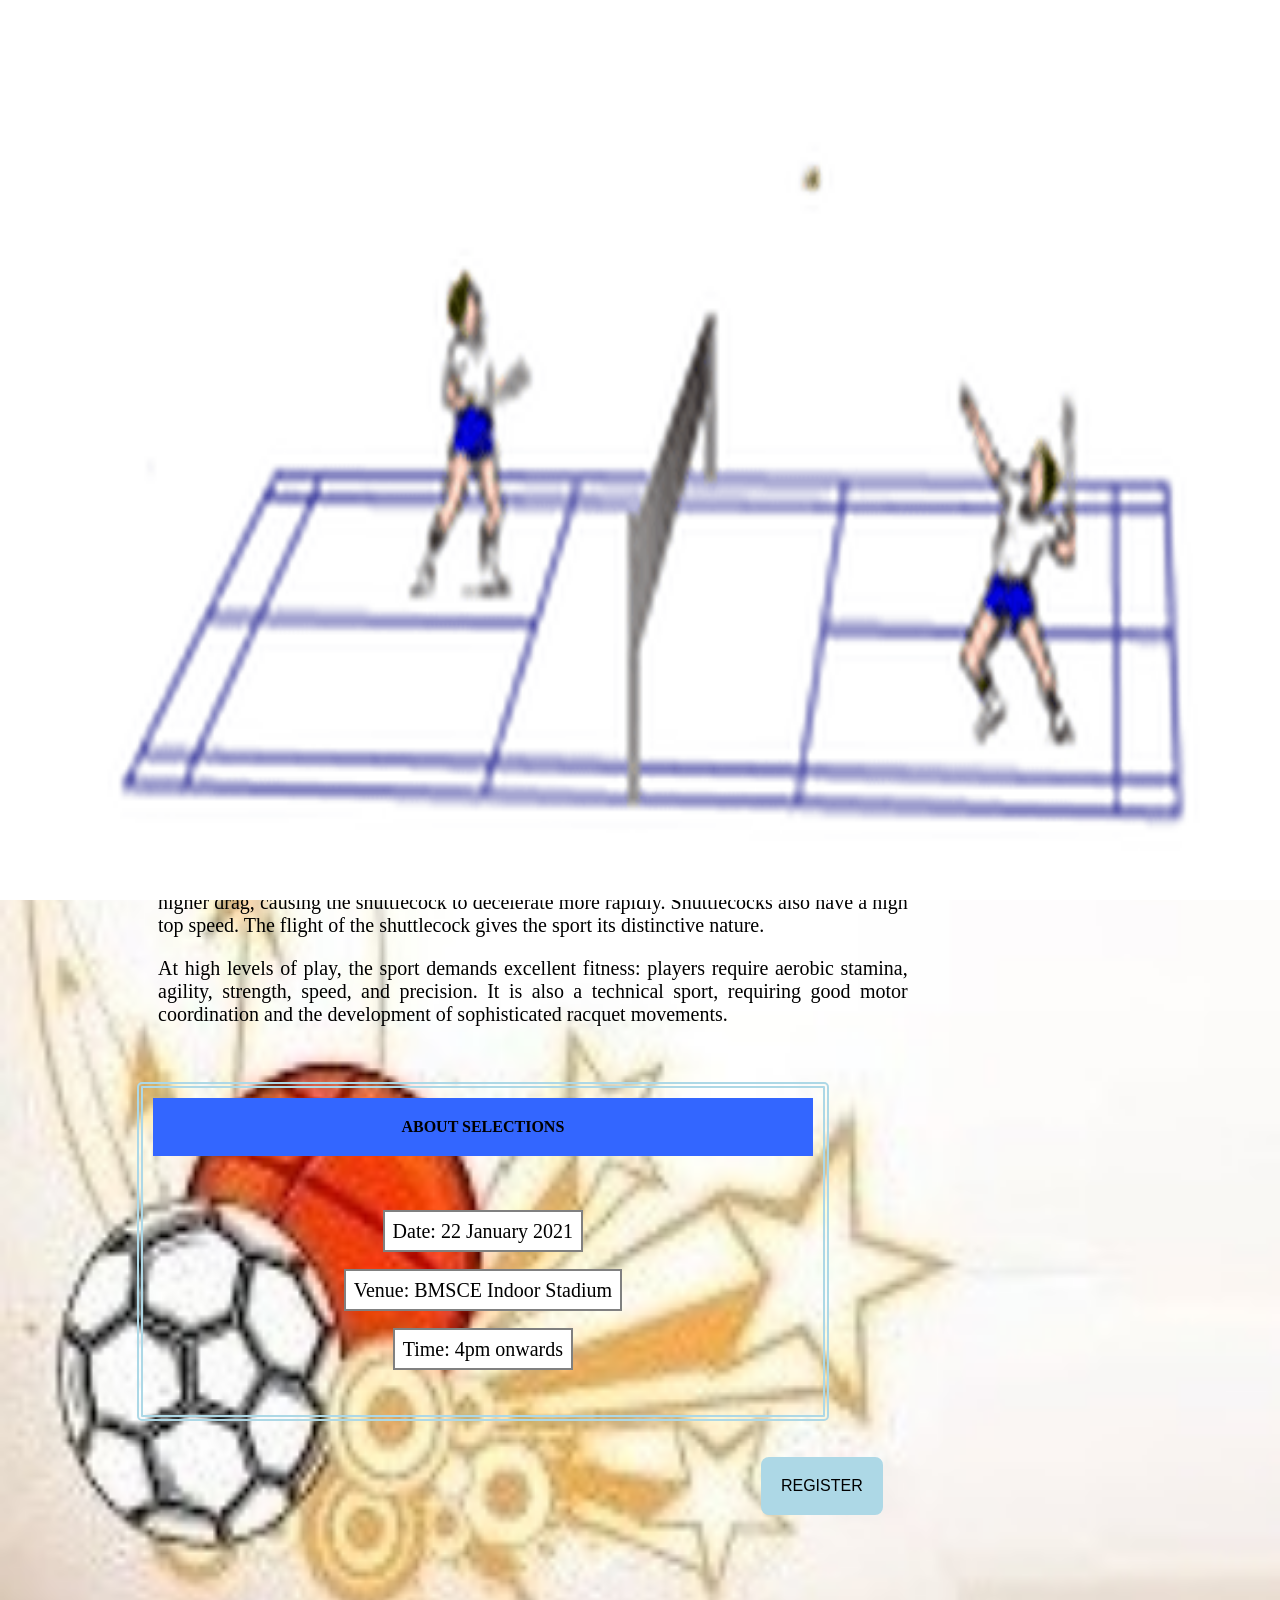
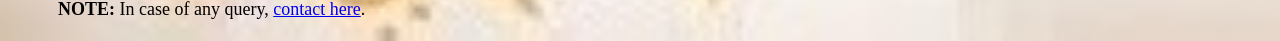
<file: Final/bd.html>
<!DOCTYPE html>
<html>
  <head>
    <title>Sports</title>
    <meta name="viewport" content="width=device-width, initial-scale=1">
    <link rel = "stylesheet" href ="page.css">
  </head>
  <body>

   <nav>
      <img src="logo.jpg" class="logo">
      <input type="checkbox" id="click">
      <label for="click" class="menu-btn">
        <i class="fas fa-bars"></i>
      </label>
      <ul>
         <li><a href="#">Home</a></li>
         <li><a href="#">Cultural</a></li>
         <li><a href="#">Tech Hub</a></li>
         <li><a href="#">Coders Arena</a></li>
         <li><a class="active" href="#"> Sports</a></li>
      </ul>
   </nav><br><br><br><br><br>

<div class="slideshow-container">

<div class="mySlides">
  <img src="badminton-court.jpg">
  <div class="text">The Court</div>
</div>

<div class="mySlides">
  <img src="badminton_racket.jpg">
  <div class="text">Racket</div>
</div>

<div class="mySlides">
  <img src="shuttlecock.jpg">
  <div class="text">Shuttlecock</div>
</div>

</div>
<br>

    <script src="script.js"></script>
<header>
  <code><h1><strong>BADMINTON</strong></h1></code>
</header>


<section>
  <p>Badminton is a racquet sport played using racquets to hit a shuttlecock across a net. Although it may be played with larger teams, the most common forms of the game are "singles"(with one player per side) and "doubles" (with two players per side). Badminton is often played on a rectangular indoor court. Points are scored by striking the shuttlecock with the racquet and landing it within the opposing side's half of the court.Each side may onlystrike the shuttlecock once before it passes over the net. Play ends once the shuttlecock has struck the floor or if a fault has been called by the umpire. </p>
  
  <p>The shuttlecock is a feathered projectile which flies. In particular, the feathers create much higher drag, causing the shuttlecock to decelerate more rapidly. Shuttlecocks also have a high top speed. The flight of the shuttlecock gives the sport its distinctive nature. </p>

  <p>At high levels of play, the sport demands excellent fitness: players require aerobic stamina, agility, strength, speed, and precision. It is also a technical sport, requiring good motor coordination and the development of sophisticated racquet movements.</p><br><br>
<div id="boxed">
<h4>ABOUT SELECTIONS</h4><br><br><br>
<sub>
    Date: 22 January 2021
  </sub><br><br><br>
  <sub>
    Venue: BMSCE Indoor Stadium
  </sub>
      <br><br><br>
  <sub>
    Time: 4pm onwards
  </sub><br><br><br><br>
	<div id="makethisvanish"><img src="baddd.gif"></div>
</div><br><br>
        <button><a href="register-sports.html">REGISTER</a></button>

</section>
<asidebox>
<aside id="my_div" class="hide">

  <h4>SKILLS REQUIRED</h4>
        <ul>
          <li>Hand-eye coordination</li>
          <li>Rhythm and timing</li>
          <li>Juggling</li>
          <li>Footwork</li>
        </ul>
</aside>

<aside id="my" class="hide">
        <h4>UPCOMING EVENTS</h4><br>
        KREEDOTSAV 2021 on 1st to 3rd March. Hosted by our own college.<br><br><br>
</aside>
</asidebox>
<section>
<footer><br><br><br><br><strong>NOTE:</strong> In case of any query, <a href= "mailto:aakanksha.cs19@bmsce.ac.in">contact here</a>.
<br><br>
</footer>
</section>

  </body>
</html>
</file>
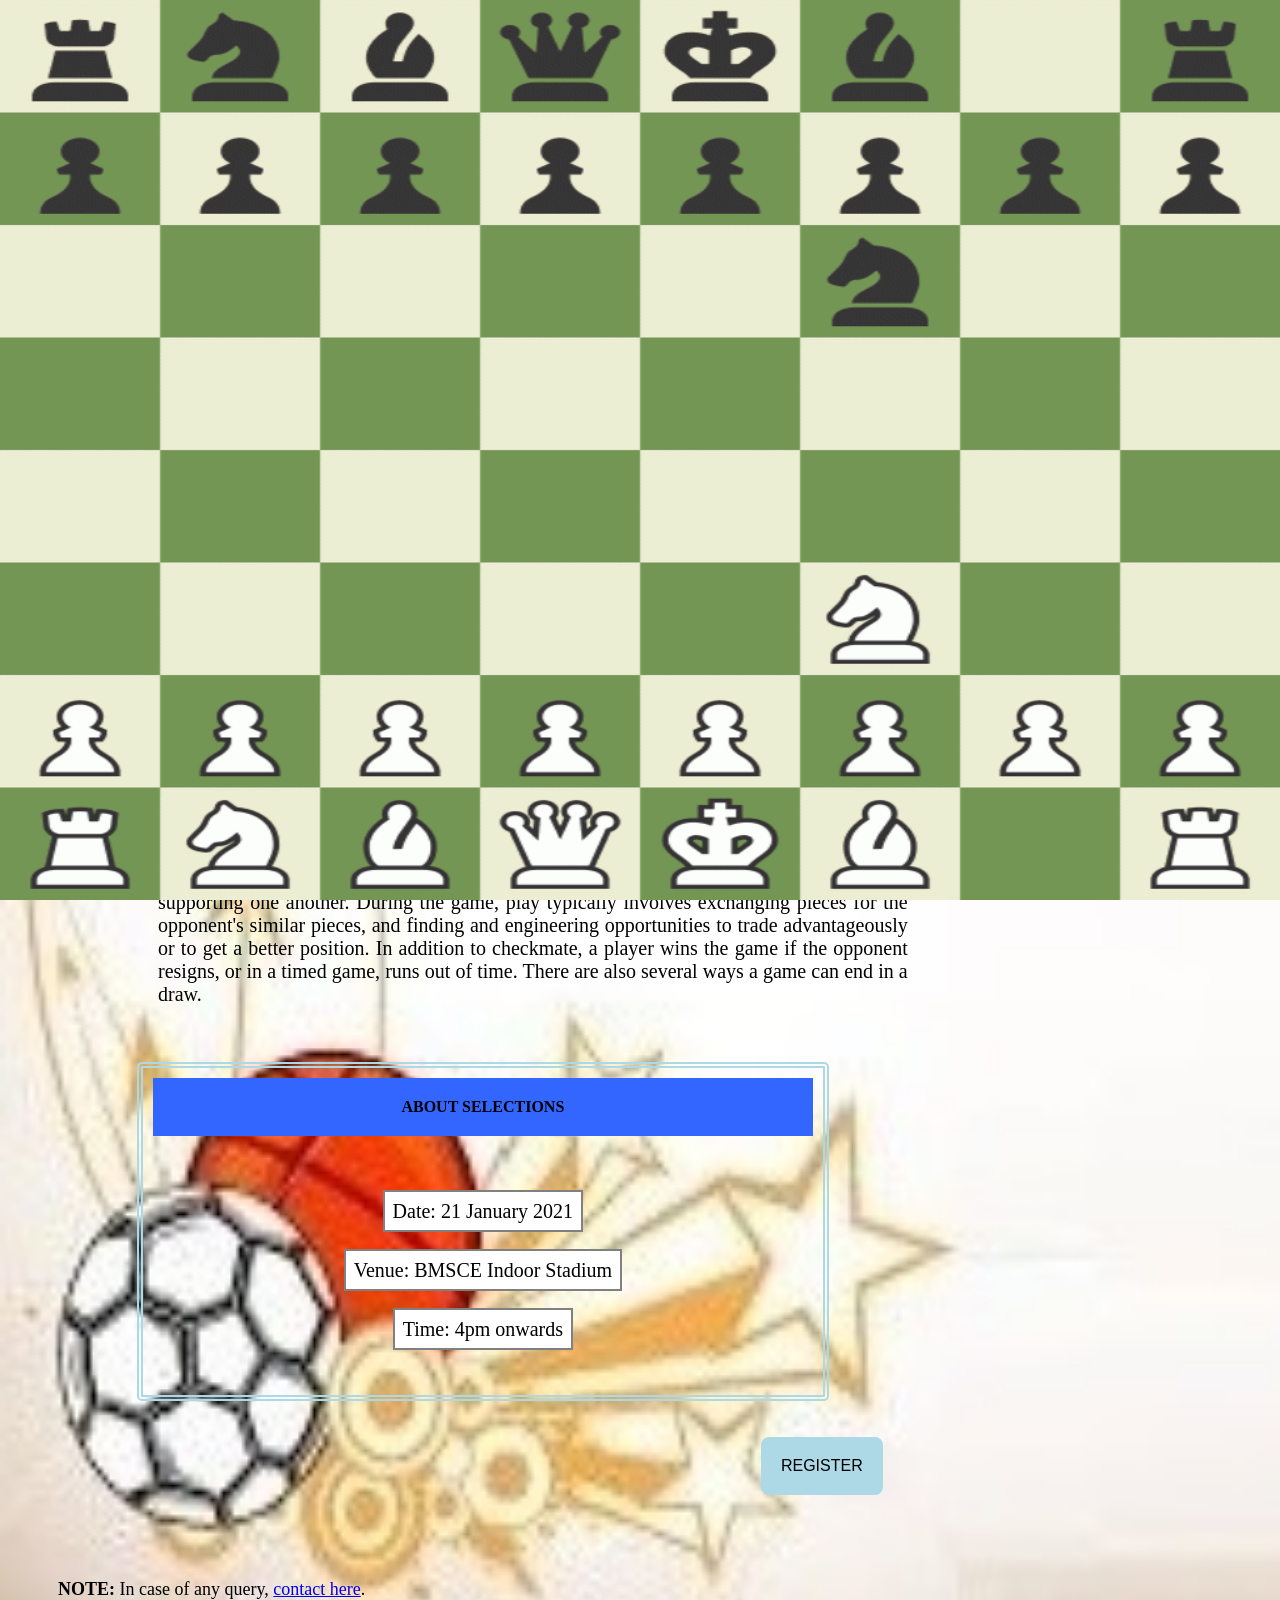
<file: Final/ch.html>
<!DOCTYPE html>
<html>
  <head>
    <title>Sports</title>
    <meta name="viewport" content="width=device-width, initial-scale=1">
    <link rel = "stylesheet" href ="page.css">
  </head>
  <body>

   <nav>
      <img src="logo.jpg" class="logo">
      <input type="checkbox" id="click">
      <label for="click" class="menu-btn">
        <i class="fas fa-bars"></i>
      </label>
      <ul>
         <li><a href="#">Home</a></li>
         <li><a href="#">Cultural</a></li>
         <li><a href="#">Tech Hub</a></li>
         <li><a href="#">Coders Arena</a></li>
         <li><a class="active" href="#"> Sports</a></li>
      </ul>
   </nav><br><br><br><br><br>

<div class="slideshow-container">

<div class="mySlides">
  <img src="chess-board.jpg">
  <div class="text">The Chess Board</div>
</div>

<div class="mySlides">
  <img src="king-queen.jpg">
  <div class="text">King Queen</div>
</div>

<div class="mySlides">
  <img src="knight.jpg">
  <div class="text">The Knight</div>
</div>

<div class="mySlides">
  <img src="pawn.jpg">
  <div class="text">The Pawn</div>
</div>

<div class="mySlides">
  <img src="rook.jpg">
  <div class="text">The Rook</div>
</div>

</div>
<br>

    <script src="script.js"></script>
<header>
  <code><h1><strong>CHESS</strong></h1></code>
</header>


<section>
  <p>Chess is a two-player strategy board game played on a chessboard, a checkered board with 64 squares arranged in an 8×8 grid. Play involves no hidden information. By convention, chess game pieces are divided into white and black sets. Each player begins with 16 pieces: one king, one queen, two rooks, two knights, two bishops, and eight pawns. Each piece type moves differently, with the most powerful being the queen and the least powerful the pawn. The objective is to checkmate the opponent's king by placing it under an inescapable threat of capture. </p>
  
  <p>To this end, a player's pieces are used to attack and capture the opponent's pieces, while supporting one another. During the game, play typically involves exchanging pieces for the opponent's similar pieces, and finding and engineering opportunities to trade advantageously or to get a better position. In addition to checkmate, a player wins the game if the opponent resigns, or in a timed game, runs out of time. There are also several ways a game can end in a draw.
      </p><br><br>

<div id="boxed">
<h4>ABOUT SELECTIONS</h4><br><br><br>
<sub>
    Date: 21 January 2021
  </sub><br><br><br>
  <sub>
    Venue: BMSCE Indoor Stadium
  </sub>
      <br><br><br>
  <sub>
    Time: 4pm onwards
  </sub><br><br><br><br>
	<div id="makethisvanish"><img src="chesss.gif"></div>
</div><br><br>
        <button><a href="register-sports.html">REGISTER</a></button>

</section>
<asidebox>
<aside id="my_div" class="hide">

  <h4>SKILLS REQUIRED</h4>
        <ul>
          <li>Patience</li>
          <li>Creative Thinking</li>
          <li>Pattern Recognition</li>
          <li>Strategic Thinking</li>
          <li>Sportsmanship</li>
        </ul>
</aside>

<aside id="my" class="hide">
        <h4>UPCOMING EVENTS</h4><br>
        KREEDOTSAV 2021 on 1st to 3rd March. Hosted by our own college.<br><br><br>
</aside>
</asidebox>
<section>
<footer><br><br><br><br><strong>NOTE:</strong> In case of any query, <a href= "mailto:aakanksha.cs19@bmsce.ac.in">contact here</a>.
<br><br>
</footer>
</section>

  </body>
</html>
</file>
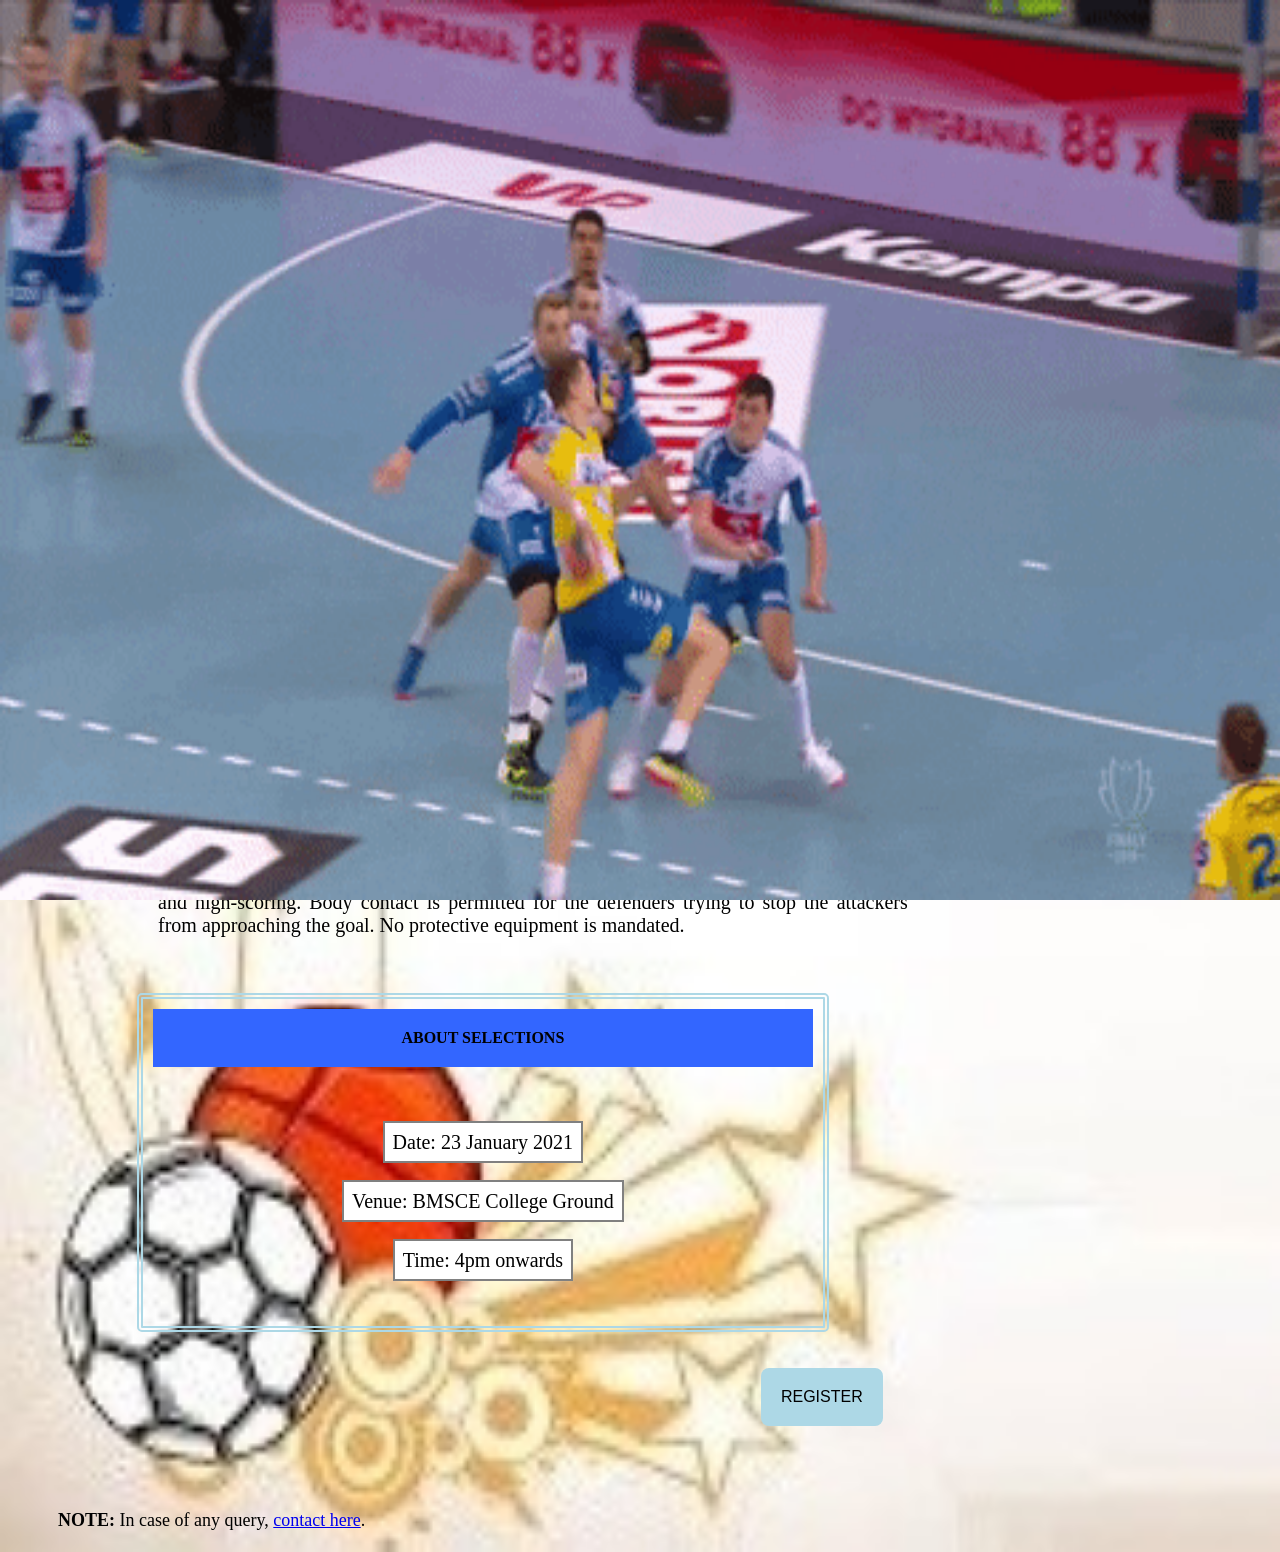
<file: Final/hb.html>
<!DOCTYPE html>
<html>
  <head>
    <title>Sports</title>
    <meta name="viewport" content="width=device-width, initial-scale=1">
    <link rel = "stylesheet" href ="page.css">
  </head>
  <body>

<nav>
      <img src="logo.jpg" class="logo">
<input type="checkbox" id="click">
      <label for="click" class="menu-btn">
        <i class="fas fa-bars"></i>
      </label>
      <ul>
<li><a href="#">Home</a></li>
<li><a href="#">Cultural</a></li>
<li><a href="#">Tech Hub</a></li>
<li><a href="#">Coders Arena</a></li>
<li><a class="active" href="#"> Sports</a></li>
</ul>
</nav><br><br><br><br><br>

<div class="slideshow-container">

<div class="mySlides">
  <img src="handball-ball.jpg">
  <div class="text">The Ball</div>
</div>

<div class="mySlides">
  <img src="handball-gole.jpg">
  <div class="text">The Gole Post</div>
</div>

<div class="mySlides">
  <img src="handball-court.jpg">
  <div class="text">The court</div>
</div>

</div>
<br>

    <script src="script.js"></script>
<header>
  <code><h1><strong>HANDBALL</strong></h1></code>
</header>


<section>
  <p>Handball is a team sport in which two teams of seven players each (six outcourt players and a goalkeeper) 
pass a ball using their hands with the aim of throwing it into the goal of the other team. A standard match
consists of two periods of 30 minutes, and the team that scores more goals wins.</p>
  
  <p>Modern handball is played on a court of 40 by 20 metres, with a goal in the middle of each end. The goals are 
surrounded by a 6-meter zone where only the defending goalkeeper is allowed; goals must be scored by throwing 
the ball from outside this zone or while diving into it. The sport is usually played indoors, but outdoor 
variants also exist. The game is fast and high-scoring. Body contact is permitted for the defenders trying 
to stop the attackers from approaching the goal. No protective equipment is mandated.
      </p><br><br>

<div id="boxed">
<h4>ABOUT SELECTIONS</h4><br><br><br>
<sub>
    Date: 23 January 2021
  </sub><br><br><br>
  <sub>
    Venue: BMSCE College Ground
  </sub>
      <br><br><br>
  <sub>
    Time: 4pm onwards
  </sub><br><br><br><br>
	<div id="makethisvanish"><img src="hbg.gif"></div>
</div><br><br>
        <button><a href="register-sports.html">REGISTER</a></button>

</section>
<asidebox>
<aside id="my_div" class="hide">

  <h4>SKILLS REQUIRED</h4>
        <ul>
          <li>Dribbling</li>
          <li>Shooting</li>
          <li>Running</li>
          <li>Catching</li>
          <li>Passing</li>
        </ul>
</aside>

<aside id="my" class="hide">
        <h4>UPCOMING EVENTS</h4><br>
        KREEDOTSAV 2021 on 1st to 3rd March. Hosted by our own college.<br><br><br>
</aside>
</asidebox>
<section>
<footer><br><br><br><br><strong>NOTE:</strong> In case of any query, <a href= "mailto:aakanksha.cs19@bmsce.ac.in">contact here</a>.
<br><br>
</footer>
</section>

  </body>
</html>
</file>
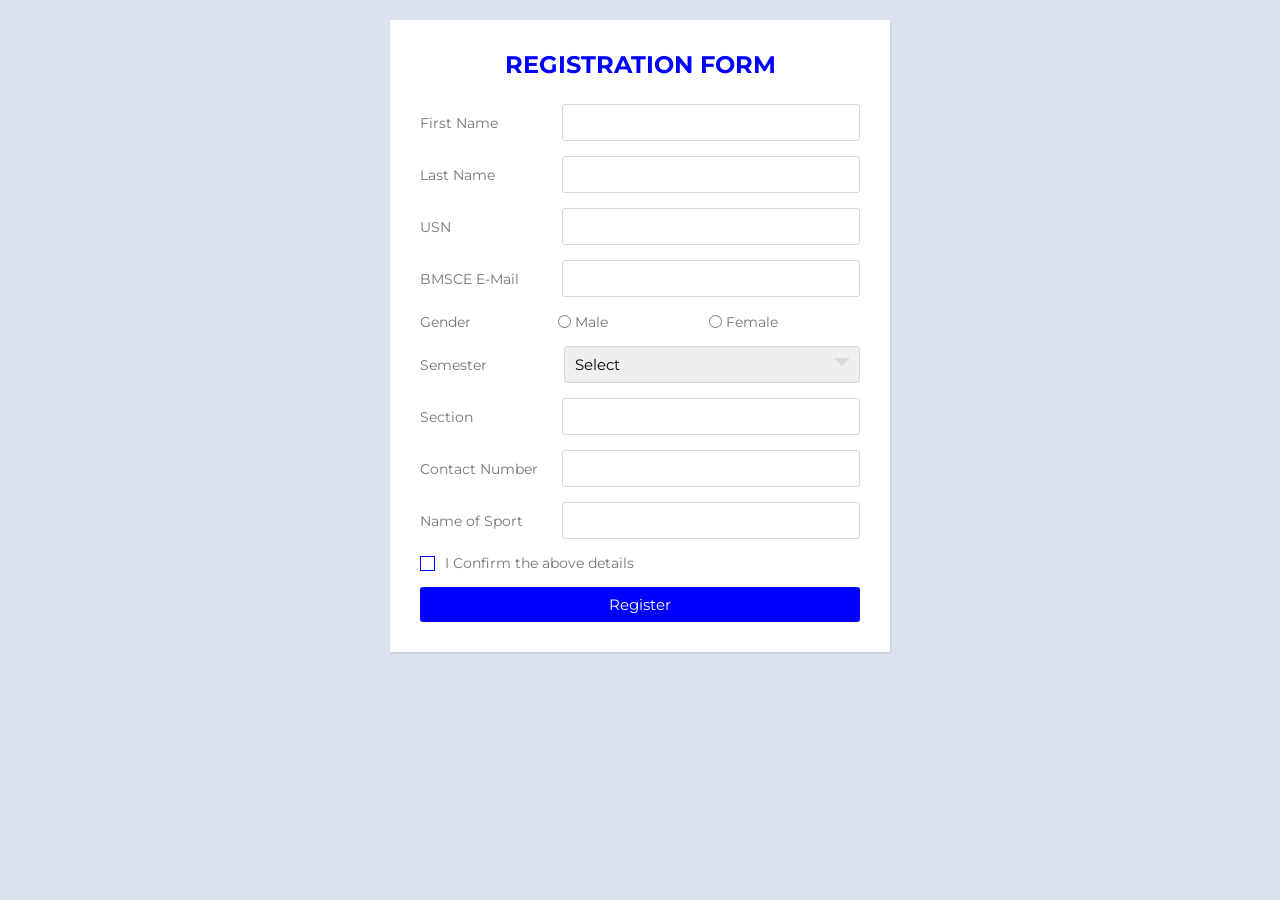
<file: Final/register-sports.html>
<!DOCTYPE html>
<html lang="en">
<head>
	<meta charset="UTF-8">
  <meta name="viewport" content="width=device-width, initial-scale=1.0">
	<title>Registration Form</title>
	<link rel="stylesheet" href="register-sports-styles.css">
</head>
<body>

<div class="wrapper">
    <div class="title">
      Registration Form
    </div>
    <div class="form">
       <div class="inputfield">
          <label>First Name</label>
          <input type="text" class="input">
       </div>  
        <div class="inputfield">
          <label>Last Name</label>
          <input type="text" class="input">
       </div>  
       <div class="inputfield">
          <label>USN</label>
          <input type="text" class="input">
       </div>  
       <div class="inputfield">
          <label>BMSCE E-Mail</label>
          <input type="text" class="input">
       </div>
       <div class="inputfield">
          <label>Gender</label>
             <input type="radio" id="male" name="gender" value="male">
             <label for="male">&nbsp;Male</label><br>
             <input type="radio" id="female" name="gender" value="female">
             <label for="female">&nbsp;Female</label><br>
       </div> 
        <div class="inputfield">
          <label>Semester</label>
          <div class="custom_select">
            <select>
              <option value="">Select</option>
              <option value="1">1</option>
              <option value="2">2</option>
              <option value="3">3</option>
              <option value="4">4</option>
              <option value="5">5</option>
              <option value="6">6</option>
              <option value="7">7</option>
            </select>
          </div>
       </div> 
       <div class="inputfield">
          <label>Section</label>
          <input type="text" class="input">
       </div> 
      <div class="inputfield">
          <label>Contact Number</label>
          <input type="text" class="input">
       </div> 
      <div class="inputfield">
          <label>Name of Sport</label>
          <input type="text" class="input">
       </div>  

      <div class="inputfield terms">
          <label class="check">
            <input type="checkbox">
            <span class="checkmark"></span>
          </label>
          <p>I Confirm the above details</p>
       </div> 
      <div class="inputfield">
        <input type="submit" value="Register" class="btn">
      </div>
    </div>
</div>	
	
</body>
</html>
</file>
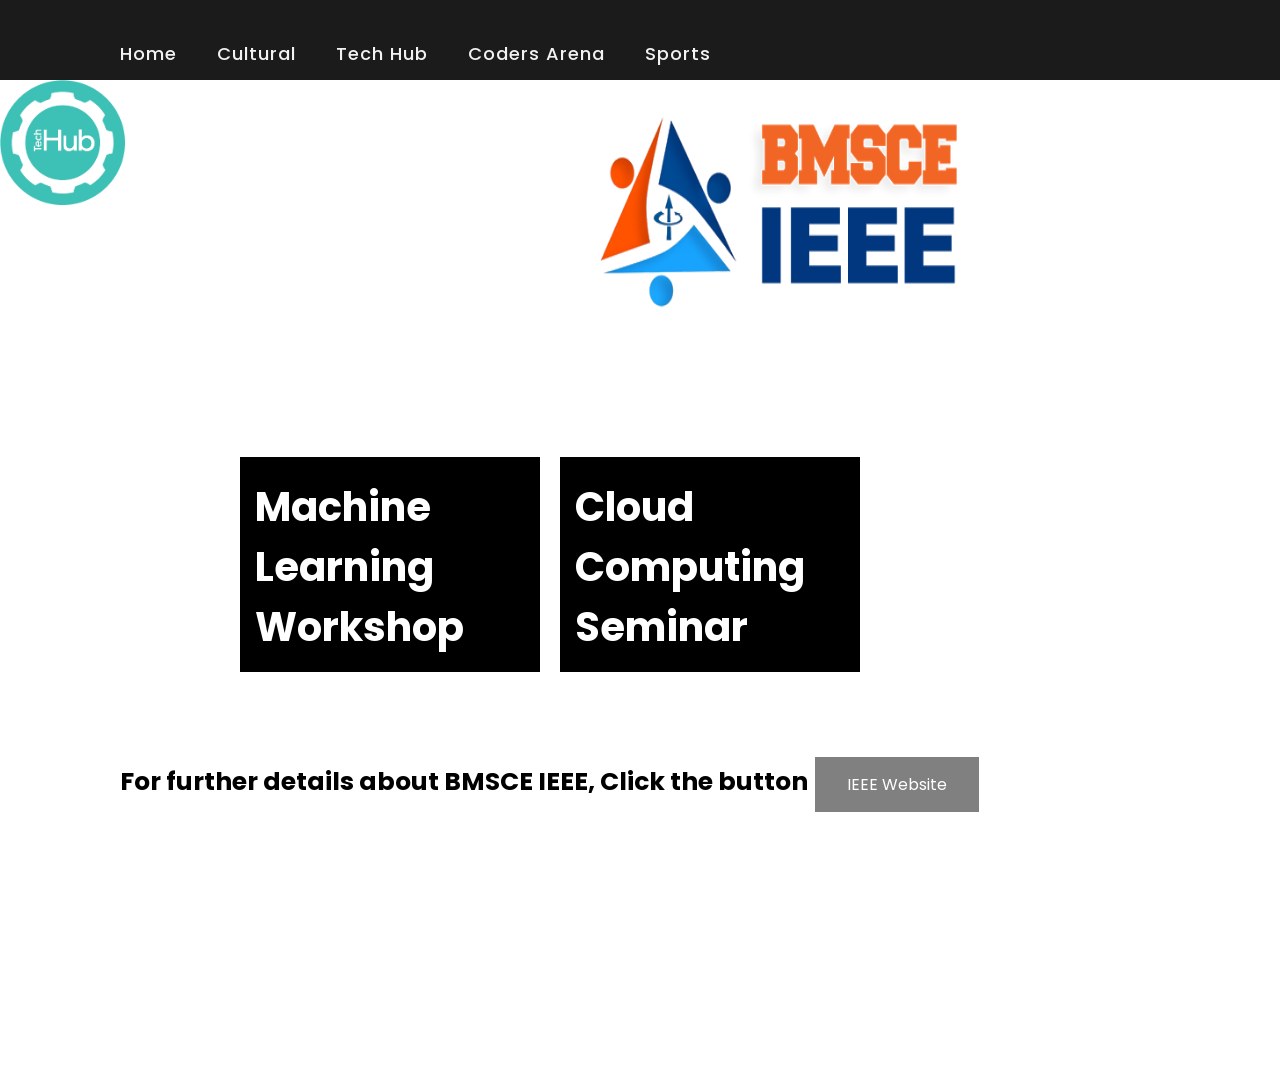
<file: Project work-1/IEEE.html>
<!doctype html>
<html>
<head>
<title>BMSCE IEEE</title>
<link rel ="stylesheet" href="IEEE_styles.css">
<link rel="stylesheet" type="text/css" href="navigation.css">
<link rel="preconnect" href="https://fonts.gstatic.com">
<link href="https://fonts.googleapis.com/css2?family=Langar&family=Nunito:wght@600&display=swap" rel="stylesheet">
<link href="https://fonts.googleapis.com/css2?family=Nunito:wght@600&display=swap" rel="stylesheet">
</head>
<body>

    <header>
    <nav>
        <div class="logo">
        </div>
        <input type="checkbox" id="click">
        <label for="click" class="menu-btn">
        <i class="fas fa-bars"></i>
        </label>
        
        <ul>
        <li><a href="#">Home</a></li>
        <li><a href="#">Cultural</a></li>
        <li><a href="#">Tech Hub</a></li>
        <li><a href="#">Coders Arena</a></li>
        <li><a href="#"> Sports</a></li>
        
        </ul>
        </nav>

        <img src="techhub_logo.jpg" alt="Tech Hub" width="125" height="125" top="0">
        <div class="logo">
        <img src="IEEEpage_logo.png" alt="IEEE Logo" width="450" height="300" >
        </div>
        
    </header>


    
    

    <div class ="container">
    <div class="card">
        <div class ="imgbx">
        <h2>Machine Learning Workshop</h2>
        </div>
        <div class="content">
            <h3>Date - 5th January,2021</h3>
            <h3>Time : 8:30am</h3>
            <h3>Event Number : 149</h3>
            <p>The workshop will be conducted in association with TechiNest Pvt. Ltd. Starting with the basics, the session will conclude with participants building a facial recognition model.</p>
            <button onclick="location.href='registration.html'">Register</button>
           </div>
    </div>
    <div class="card">
    <div class ="imgbx">
        <h2>Cloud Computing Seminar</h2>
    </div>
    <div class="content">
    <h3>Date - 18th January,2021</h3>
    <h3>Time : 9:00am</h3>
    <h3>Event Number : 141</h3>
    <p>The cloud computing semiar will be a highlt exciting and knowledgeable experience where students will learn the basics, networking and how to host remote servers</p>
    <button onclick="location.href='registration.html'">Register</button>
    </div>
    </div>
    <h4>For further details about BMSCE IEEE, Click the button
        <button onclick="location.href='http://www.bmsceieee.com/home.html'">IEEE Website</button>
    </h4>
    
</div>    
    
    </body>
    </html>
</file>
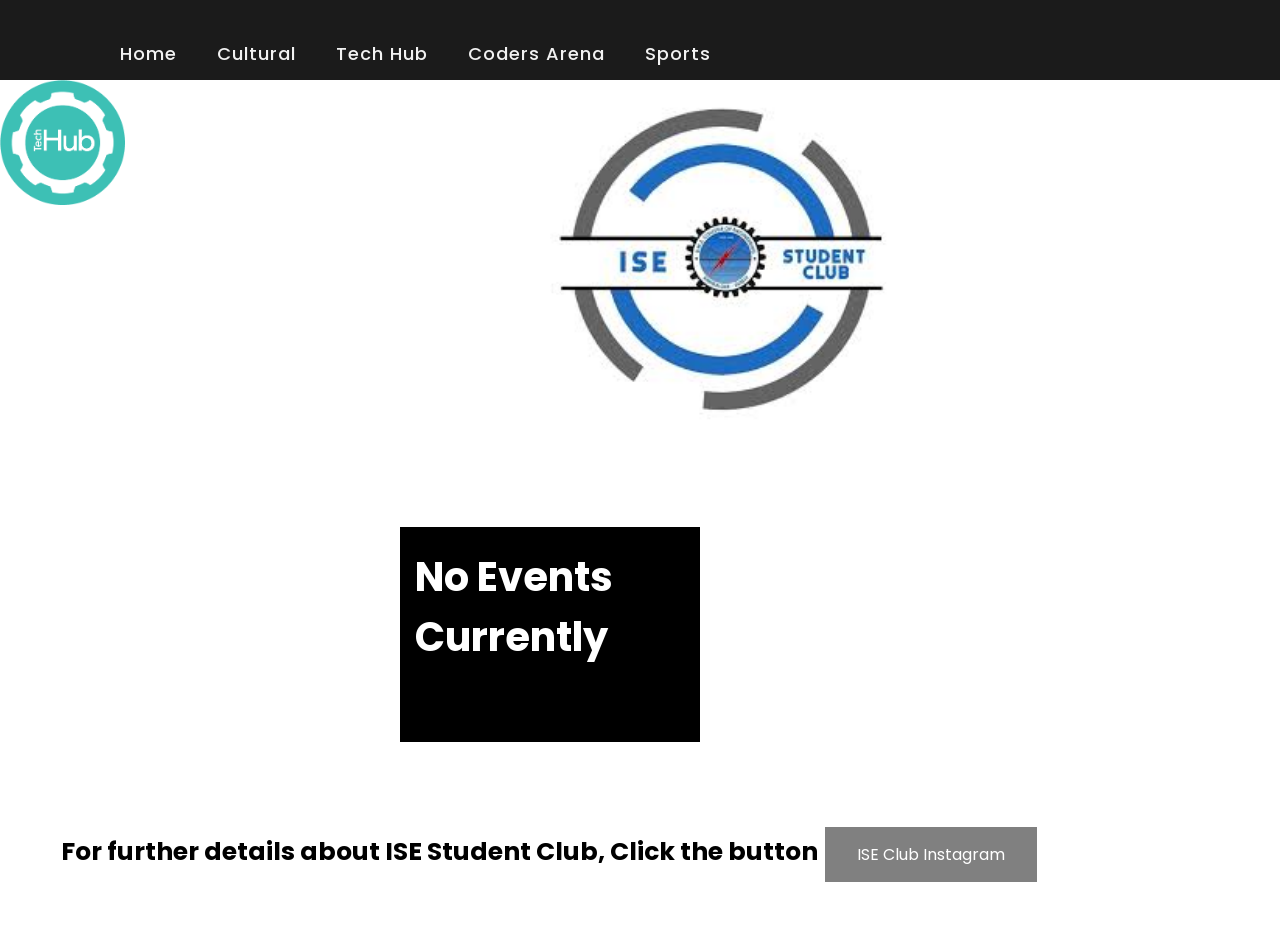
<file: Project work-1/ise.html>
<!doctype html>
<html>
<head>
<title>ISE Student Club</title>
<link rel ="stylesheet" href="ise_styles.css">
<link rel="stylesheet" type="text/css" href="navigation.css">
<link rel="preconnect" href="https://fonts.gstatic.com">
<link href="https://fonts.googleapis.com/css2?family=Langar&family=Nunito:wght@600&display=swap" rel="stylesheet">
<link href="https://fonts.googleapis.com/css2?family=Nunito:wght@600&display=swap" rel="stylesheet">
</head>
<body>

    <header>
    <nav>
        <div class="logo">
        </div>
        <input type="checkbox" id="click">
        <label for="click" class="menu-btn">
        <i class="fas fa-bars"></i>
        </label>
        <ul>
        <li><a href="#">Home</a></li>
        <li><a href="#">Cultural</a></li>
        <li><a href="#">Tech Hub</a></li>
        <li><a href="#">Coders Arena</a></li>
        <li><a href="#"> Sports</a></li>
        </ul>
        </nav>

        <img src="techhub_logo.jpg" alt="Tech Hub" width="125" height="125" top="0">
        <div class="logo">
        <img src="isepage_logo.jpg" alt="IEEE Logo" width="350" height="350" top="0" >
        </div>
        
    </header>


    
    

    <div class ="container">
    <div class="card">
        <div class ="imgbx">
        <h2>No Events Currently</h2>
        </div>
        
    </div>
   
    <h4>For further details about ISE Student Club, Click the button
        <button onclick="location.href='https://www.instagram.com/bmsce_ise_sc/?igshid=17h3vwf6otman'">ISE Club Instagram</button>
    </h4>
    
</div>    
    
    </body>
    </html>
</file>
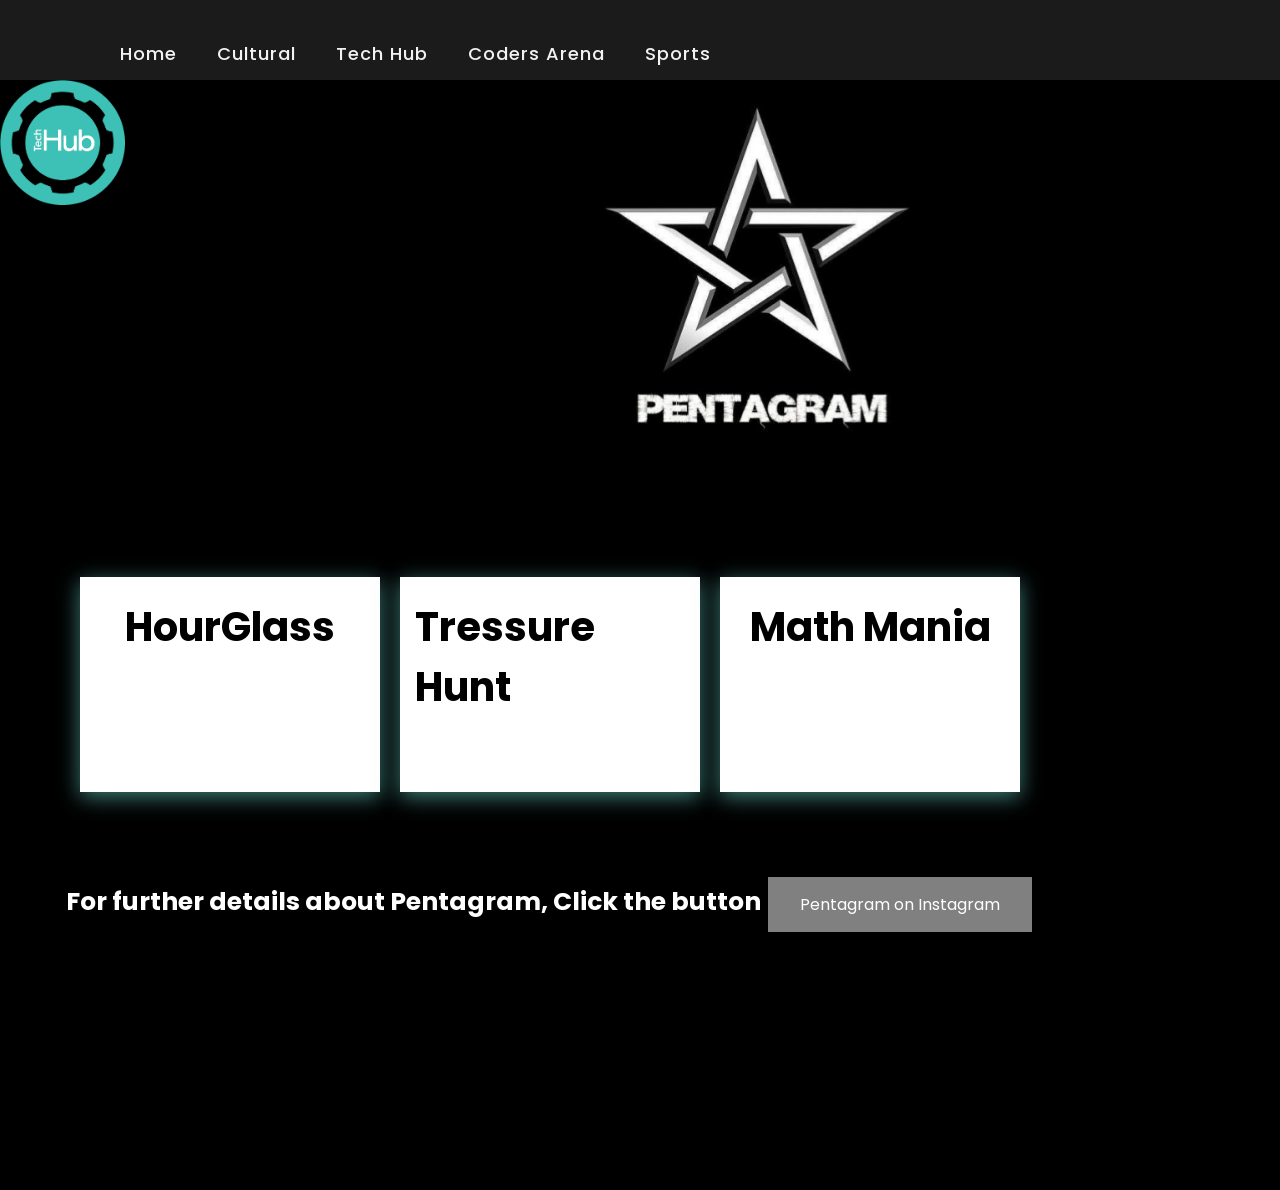
<file: Project work-1/pentagram.html>
<!doctype html>
<html>
<head>
<title>Pentagram - Math society of BMSCE</title>
<link rel ="stylesheet" href="pentagram_styles.css">
<link rel="stylesheet" type="text/css" href="navigation.css">
<link rel="preconnect" href="https://fonts.gstatic.com">
<link href="https://fonts.googleapis.com/css2?family=Langar&family=Nunito:wght@600&display=swap" rel="stylesheet">
<link href="https://fonts.googleapis.com/css2?family=Nunito:wght@600&display=swap" rel="stylesheet">
</head>
<body>

    <header>
    <nav>
        <div class="logo">
        </div>
        <input type="checkbox" id="click">
        <label for="click" class="menu-btn">
        <i class="fas fa-bars"></i>
        </label>
        <ul>
        <li><a href="#">Home</a></li>
        <li><a href="#">Cultural</a></li>
        <li><a href="#">Tech Hub</a></li>
        <li><a href="#">Coders Arena</a></li>
        <li><a href="#"> Sports</a></li>
        </ul>
        </nav>

        <img src="techhub_logo.jpg" alt="Tech Hub" width="125" height="125" top="0">
        <div class="logo">
        <img src="pentagram_logo.jpg" alt="Pentagram Logo" width="400" height="400" >
        </div>
        
    </header>


    
    

    <div class ="container">
    <div class="card">
        <div class ="imgbx">
        <h2>HourGlass</h2>
        </div>
        <div class="content">
            <h3>Date - 18th January,2021</h3>
            <h3>Time : 10:30am</h3>
            <h3>Event Number : 426</h3>
            <p>Mathematics Quiz with over one hundred questions. Solve how many you can in 60 minutes! You are on the HourGlass!</p>
            <button onclick="location.href='registration.html'">Register</button>
           </div>
    </div>
    <div class="card">
    <div class ="imgbx">
        <h2>Tressure Hunt</h2>
    </div>
    <div class="content">
    <h3>Date - 29th January,2021</h3>
    <h3>Time : 12:30pm</h3>
    <h3>Event Number : 076</h3>
    <p>Tired of Being Bored?!😴 Want a break from all the lectures and have a FUN filled afternoon? 🥳🤩 *PENTAGRAM- BMSCE* ,brings to you *TREASURE HUNT* ,a mathematical , exciting and energy packed game to combat boredom.</p>
    <button onclick="location.href='registration.html'">Register</button>
    </div>
    </div>
    <div class="card">
        <div class ="imgbx">
            <h2>Math Mania</h2>
        </div>
        <div class="content">
        <h3>Date - 31th January,2021</h3>
        <h3>Time : 2:30pm</h3>
        <h3>Event Number : 106</h3>
        <p>Fascinated by the idea of collecting rare and limited edition items to become the ultimate collector?🎁 Love solving challenging puzzles that test your ability to the limit?🤔
            Pentagram - The Mathematical society of BMSCE presents to you the perfect event for the same.</p>
        <button onclick="location.href='registration.html'">Register</button>
        </div>
        </div>
    <h4>For further details about Pentagram, Click the button
        <button onclick="location.href='https://www.instagram.com/bmsce_pentagram/?hl=en'">Pentagram on Instagram</button>
    </h4>
    
</div>    
    
    </body>
    </html>
</file>
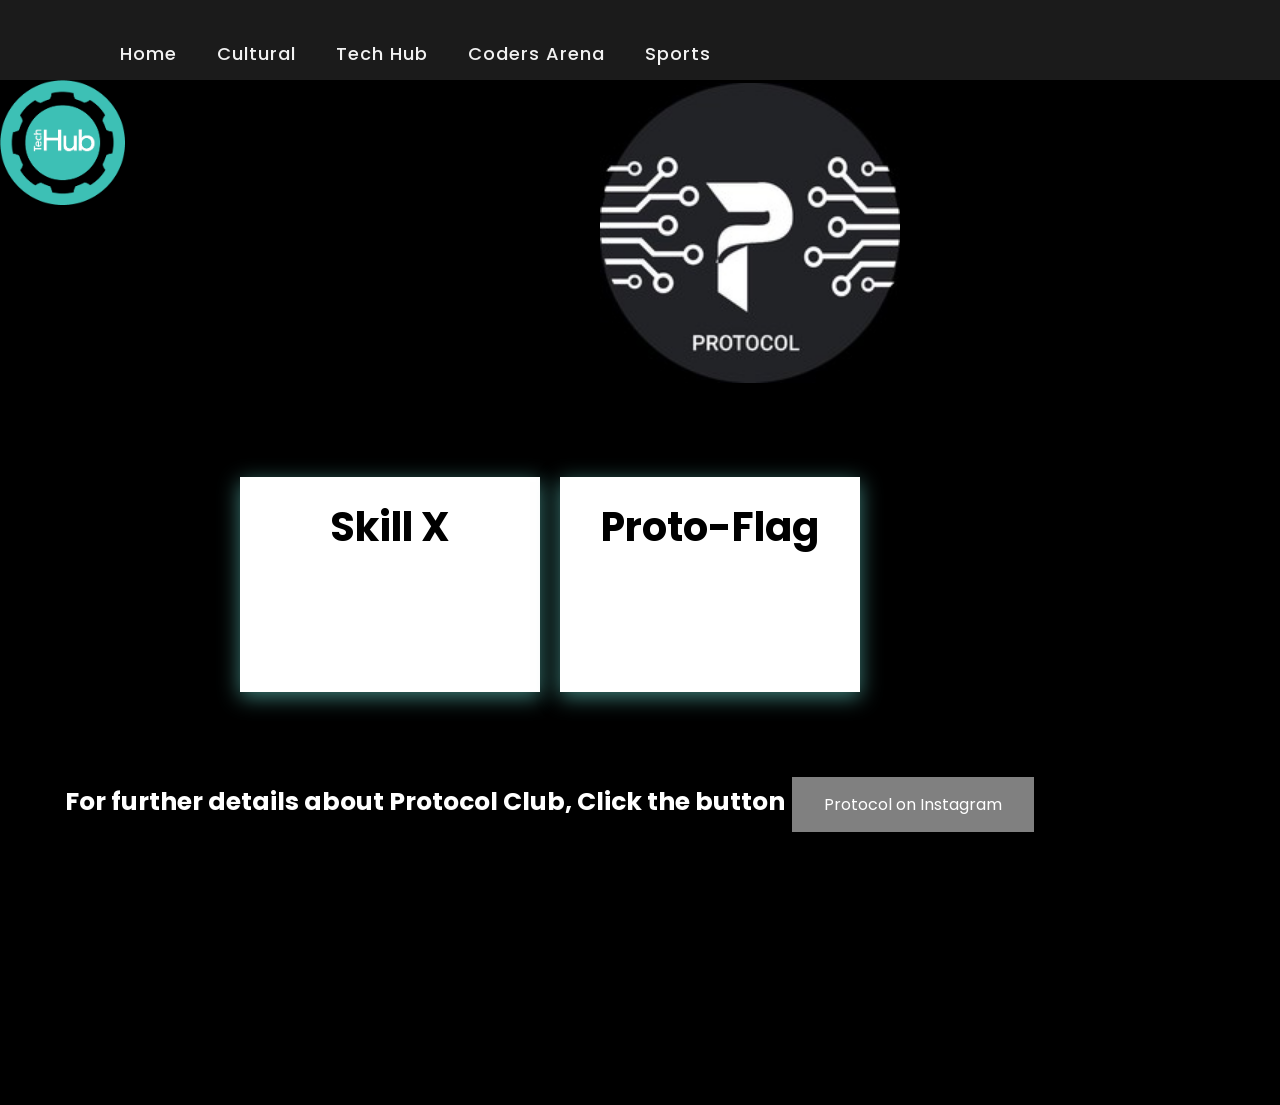
<file: Project work-1/protocol.html>
<!doctype html>
<html>
<head>
<title>Protocol Club</title>
<link rel ="stylesheet" href="protocol_styles.css">
<link rel="stylesheet" type="text/css" href="navigation.css">
<link rel="preconnect" href="https://fonts.gstatic.com">
<link href="https://fonts.googleapis.com/css2?family=Langar&family=Nunito:wght@600&display=swap" rel="stylesheet">
<link href="https://fonts.googleapis.com/css2?family=Nunito:wght@600&display=swap" rel="stylesheet">
</head>
<body>

    <header>
    <nav>
        <div class="logo">
        </div>
        <input type="checkbox" id="click">
        <label for="click" class="menu-btn">
        <i class="fas fa-bars"></i>
        </label>
        <ul>
        <li><a href="#">Home</a></li>
        <li><a href="#">Cultural</a></li>
        <li><a href="#">Tech Hub</a></li>
        <li><a href="#">Coders Arena</a></li>
        <li><a href="#"> Sports</a></li>
        </ul>
        </nav>

        <img src="techhub_logo.jpg" alt="Tech Hub" width="125" height="125" top="0">
        <div class="logo">
        <img src="protocol_logo.jpg" alt="Pentagram Logo" width="300" height="300" >
        </div>
        
    </header>


    
    

    <div class ="container">
    <div class="card">
        <div class ="imgbx">
        <h2>Skill X</h2>
        </div>
        <div class="content">
            <h3>Date - 20th January,2021</h3>
            <h3>Time : 1:30pm</h3>
            <h3>Event Number : 372</h3>
            <p>Lockdown has caused a lot of our minds to question our future outside of it. With the decline in hiring in the IT industries during this pandemic and with the absence of hands on experience, a talk will be presented by Sarthak Goyal on the topic ‘Career Opportunities Post Pandemic’</p>
            <button onclick="location.href='registration.html'">Register</button>
           </div>
    </div>
    <div class="card">
    <div class ="imgbx">
        <h2>Proto-Flag</h2>
    </div>
    <div class="content">
    <h3>Date - 29th January,2021</h3>
    <h3>Time : 12:30pm</h3>
    <h3>Event Number : 576</h3>
    <p>Capture the Flag is a simple hacking competition where hackers attempt to attack and/or defend online networks using certain software and custom-built scripts.This event aims at instilling curiosity among young hackers and encourages them to explore further.</p>
    <button onclick="location.href='registration.html'">Register</button>
    </div>
    </div>
    
    <h4>For further details about Protocol Club, Click the button
        <button onclick="location.href='https://www.instagram.com/protocol_bmsce/'">Protocol on Instagram</button>
    </h4>
    
</div>    
    
    </body>
    </html>
</file>
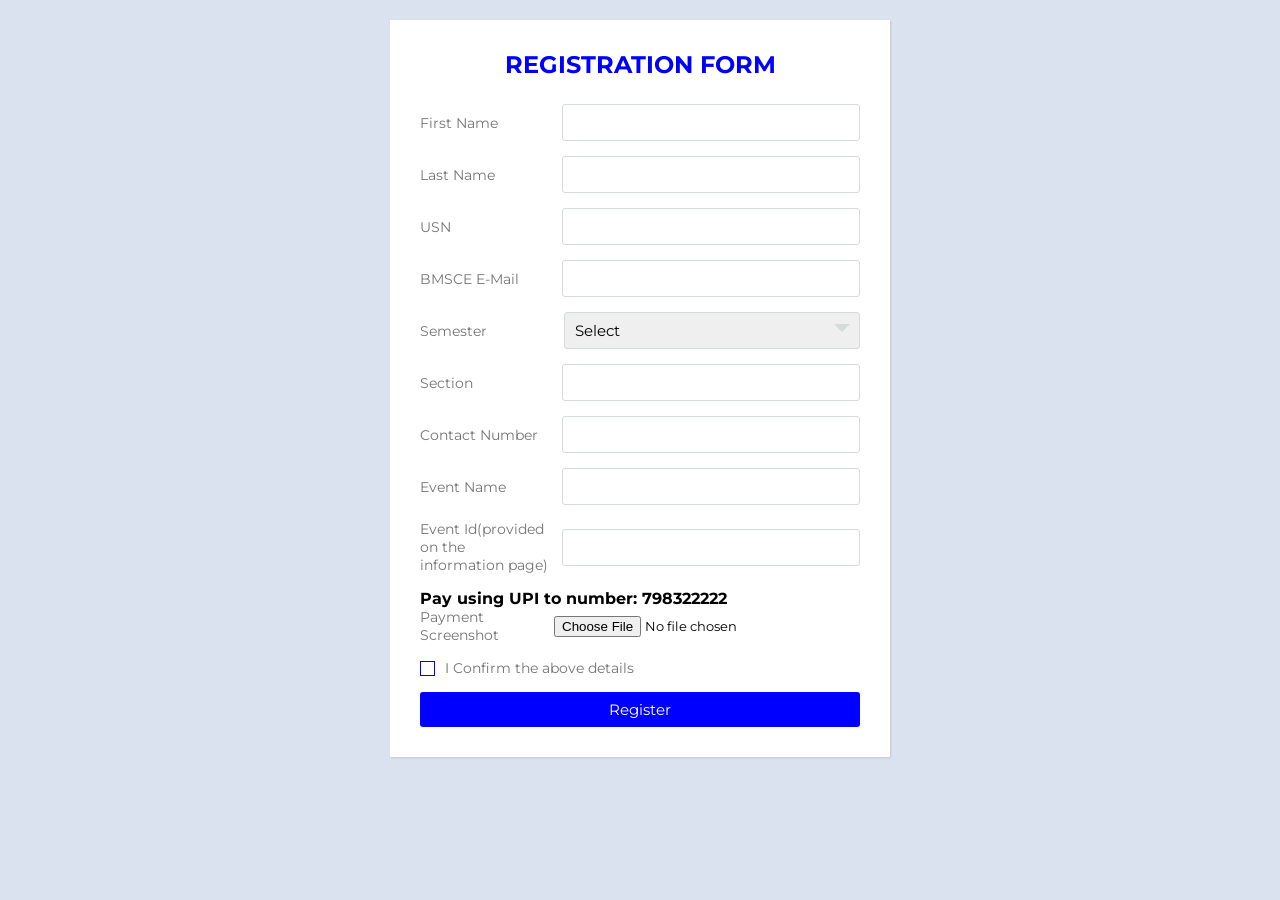
<file: Project work-1/registration.html>
<!DOCTYPE html>
<html lang="en">
<head>
	<meta charset="UTF-8">
  <meta name="viewport" content="width=device-width, initial-scale=1.0">
	<title>Registration Form</title>
	<link rel="stylesheet" href="registration-style.css">
</head>
<body>

<div class="wrapper">
    <div class="title">
      Registration Form
    </div>
    <div class="form">
       <div class="inputfield">
          <label>First Name</label>
          <input type="text" class="input">
       </div>  
        <div class="inputfield">
          <label>Last Name</label>
          <input type="text" class="input">
       </div>  
       <div class="inputfield">
          <label>USN</label>
          <input type="text" class="input">
       </div>  
       <div class="inputfield">
          <label>BMSCE E-Mail</label>
          <input type="text" class="input">
       </div> 
        <div class="inputfield">
          <label>Semester</label>
          <div class="custom_select">
            <select>
              <option value="">Select</option>
              <option value="1">1</option>
              <option value="2">2</option>
              <option value="3">3</option>
              <option value="4">4</option>
              <option value="5">5</option>
              <option value="6">6</option>
              <option value="7">7</option>
            </select>
          </div>
       </div> 
       <div class="inputfield">
          <label>Section</label>
          <input type="text" class="input">
       </div> 
      <div class="inputfield">
          <label>Contact Number</label>
          <input type="text" class="input">
       </div> 
      <div class="inputfield">
          <label>Event Name</label>
          <input type="text" class="input">
       </div> 
      <div class="inputfield">
          <label>Event Id(provided on the information page)</label>
          <input type="text" class="input">
       </div> 
        <h4>Pay using UPI to number: 798322222</h4>
        <div class="inputfield">
          <label>Payment Screenshot</label>
          <div class ="payment-btn">
            <input type="file" id="myfile" name="myfile">
          </div>
       </div> 
      <div class="inputfield terms">
          <label class="check">
            <input type="checkbox">
            <span class="checkmark"></span>
          </label>
          <p>I Confirm the above details</p>
       </div> 
      <div class="inputfield">
        <input type="submit" value="Register" class="btn">
      </div>
    </div>
</div>	
	
</body>
</html>
</file>
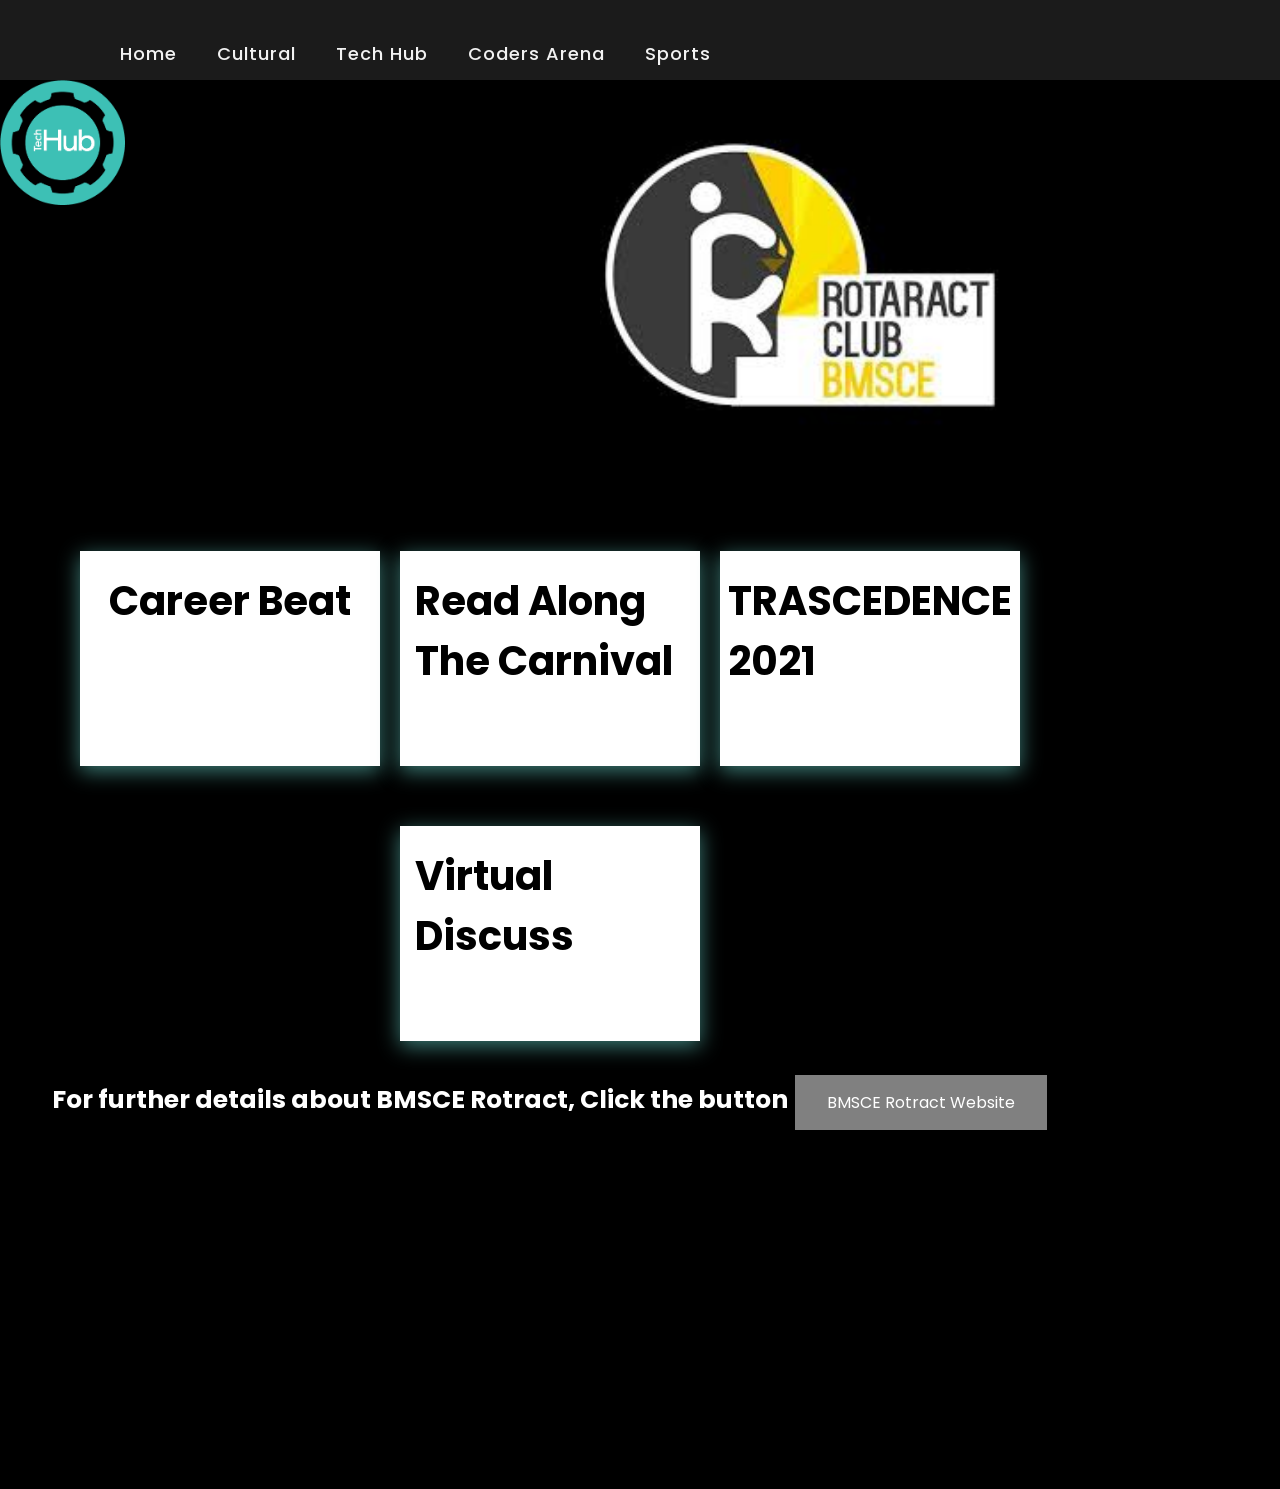
<file: Project work-1/rotract.html>
<!doctype html>
<html>
<head>
<title>Rotract Club BMSCE</title>
<link rel ="stylesheet" href="rotract_styles.css">
<link rel="stylesheet" type="text/css" href="navigation.css">
<link rel="preconnect" href="https://fonts.gstatic.com">
<link href="https://fonts.googleapis.com/css2?family=Langar&family=Nunito:wght@600&display=swap" rel="stylesheet">
<link href="https://fonts.googleapis.com/css2?family=Nunito:wght@600&display=swap" rel="stylesheet">
</head>
<body>

    <header>
    <nav>
        <div class="logo">
        </div>
        <input type="checkbox" id="click">
        <label for="click" class="menu-btn">
        <i class="fas fa-bars"></i>
        </label>
        <ul>
        <li><a href="#">Home</a></li>
        <li><a href="#">Cultural</a></li>
        <li><a href="#">Tech Hub</a></li>
        <li><a href="#">Coders Arena</a></li>
        <li><a href="#"> Sports</a></li>
        </ul>
        </nav>

        <img src="techhub_logo.jpg" alt="Tech Hub" width="125" height="125" top="0">
        <div class="logo">
        <img src="rotract_logo.jpg" alt="Pentagram Logo" width="400" height="400" >
        </div>
        
    </header>


    
    

    <div class ="container">
    <div class="card">
        <div class ="imgbx">
        <h2>Career Beat</h2>
        </div>
        <div class="content">
            <h3>Date - 1st Febuary,2021</h3>
            <h3>Time : 9:30am</h3>
            <h3>Event Number : 376</h3>
            <p>Career beat was a first of its kind event by Rotaract Club of BMSCE in which we saw famous Israeli record producer BEMET guiding aspiring musicians amongst the engineering students of BMSCE on what to do next.From sharing his Indian tour experience to even playing amazing tunes he gave everyone a clear picture</p>
            <button onclick="location.href='registration.html'">Register</button>
           </div>
    </div>
    <div class="card">
    <div class ="imgbx">
        <h2>Read Along The Carnival</h2>
    </div>
    <div class="content">
    <h3>Date - 2nd January,2021</h3>
    <h3>Time : 4:30pm</h3>
    <h3>Event Number : 356</h3>
    <p>“A room without books is like a body without a soul.“Books have the power to transport us to different locales – exotic and mundane and different times but they can also take us back to the important moments in our lives. The Rotaract club of BMSCE hosted an event under the club services avenue titled</p>
    <button onclick="location.href='registration.html'">Register</button>
    </div>
    </div>
    <div class="card">
        <div class ="imgbx">
            <h2>TRASCEDENCE 2021</h2>
        </div>
        <div class="content">
        <h3>Date - 27th January,2021</h3>
        <h3>Time : 12:30pm</h3>
        <h3>Event Number : 276</h3>
        <p>“Happiness is ENJOYING little things in life”
            On that note, Rotaract club of BMSCE kick started the Rota year with a week long Online fest</p>
        <button onclick="location.href='registration.html'">Register</button>
        </div>
        </div>
        <div class="card">
            <div class ="imgbx">
                <h2>Virtual Discuss</h2>
            </div>
            <div class="content">
            <h3>Date - 4th Febuary,2021</h3>
            <h3>Time : 11:30am</h3>
            <h3>Event Number : 176</h3>
            <p>Virtual Discuss for change in collaboration with VIMOCHANA. An initiative of Rotaract BMSCE, to discuss pressing social issues and come up with a reasonable solution to tackle the same.ROUND 1 topic “Women empowerment and Safety”</p>
            <button onclick="location.href='registration.html'">Register</button>
            </div>
            </div>
    <h4>For further details about BMSCE Rotract, Click the button
        <button onclick="location.href='https://bmscerotaract.wordpress.com/'">BMSCE Rotract Website</button>
    </h4>
    
</div>    
    
    </body>
    </html>
</file>
<file: Final/page.css>
@import url('https://fonts.googleapis.com/css?family=Poppins:400,500,600,700&display=swap');

h1 {
  font-size: 40px;
  text-align: center;
  font-family: 'Times New Roman', serif;
  color: #4169E1;
}

body{
  background-image: url(pageback.jpg);
  background-size: 100% 100%;
  padding: 50px;
  padding-top: 0px;

}

.hide{
  display:none;
}

.show {
  width: 20%;
  padding: 15px;
  float: right;
  background-color: lightgray;
  border-style: solid;
  border-width: 2px;
  border-color: #3366FF;
  animation: mymove 3s;
  animation-fill-mode: forwards;
  margin: 5px;
}

@keyframes mymove {
  from {top: 0px;}
  to {top: 50px;}
}

h4 {
  background-color: #3366FF;
  padding: 20px;
  margin: 10px;
  text-align: center;
}

ul {
  padding-left: 25px;
  font-size: 18px
}

button {
  cursor: pointer;
  float: right;
  border: none;
  padding: 20px;
  text-align: center;
  font-size: 16px;
  border-radius: 8px;
  margin-right: 25px;
  background-color: #ADD8E6;
}

button a {
  text-decoration: none;
  color: black;
}

button:hover {
  background-color: #00CCFF;
  color: #FFFFFF;
  box-shadow: 0 12px 16px 0 rgba(0,0,0,0.24),0 17px 50px 0 rgba(0,0,0,0.19);
}

section {
  float: left;
  width: 73%;
}

p {
  text-align: justify;
  font-size: 20px;
  margin-left: 100px;
}

.slideshow-container {
  margin: auto;
  position: static;
}

.mySlides {
  display: none;
}

img {
  vertical-align: middle;
  width: 100%;
  height:450px;
}

.text {
  color: #f2f2f2;
  font-size: 20px;
  padding: 8px 12px;
  position: absolute;
  bottom: 120px;
  width: 30%;
  text-align: center;
  opacity: 0.6;
  background-color: #808080;
}

.active {
  background-color: #717171;
}

::-moz-selection {
  color: red;
  background: yellow;
}

::selection {
  color: red;
  background: yellow;
}

#makethisvanish img{
    z-index: 1;
    position: absolute;
    height: 100%;
    width: 100%;
    top: 0px;
    left: 0px;
}

sub {
  font-size: 20px;
  background-color: white;
  border: 2px solid gray;
  padding: 8px;
}

footer {
    font-size: 18px;
    position: relative;
}

#boxed {
  border: 6px #ADD8E6;
  border-radius: 5px;
  border-style: double;
  margin-left:auto; 
  margin-right:auto;
  width: 80%;
  text-align: center;  
}

@media screen and (max-width: 850px) {
  .show {
    float: left;
    width: 200px;
    margin-left: 80px;
    height: 230px;
  }

  section{
    width: 100%;
  }

  button {
    transform: translate(-50%, -50%);
  }
}

nav {
  margin: 0;
  padding: 0;
  top: 0;
  left: 0;
  width: 90%;
  display: flex;
  height: 80px;
  position: fixed;
  background: #1b1b1b;
  align-items: center;
  justify-content: space-between;
  padding: 0 50px 0 100px;
  flex-wrap: wrap;
  z-index: 1;
}

.logo {
  position: fixed;
  height: 80px;
  width: 100px;
}

nav ul {
  display: flex;
  flex-wrap: wrap;
  list-style: none;
}

nav ul li {
  margin: 0 5px;
}

nav ul li a {
  color: #f2f2f2;
  text-decoration: none;
  font-size: 18px;
  font-weight: 500;
  padding: 8px 15px;
  border-radius: 5px;
  letter-spacing: 1px;
  transition: all 0.3s ease;
}

nav ul li a.active,
nav ul li a:hover {
  color: #111;
  background: #fff;
}

nav .menu-btn i {
  color: #fff;
  font-size: 22px;
  cursor: pointer;
  display: none;
}

input[type="checkbox"] {
  display: none;
}

@media (max-width: 1000px){
  nav{
    padding: 0 40px 0 50px;
    width: 93%;
  }
}

@media (max-width: 920px) {
  nav .menu-btn i{
    display: block;
  }
  #click:checked ~ .menu-btn i:before{
    content: "\f00d";
  }
  nav ul{
    position: fixed;
    top: 80px;
    left: -100%;
    background: #111;
    text-align: center;
    display: block;
    transition: all 0.3s ease;
  }
  #click:checked ~ ul{
    left: 0;
  }
  nav ul li{
    width: 100%;
    margin: 40px 0;
  }
  nav ul li a{
    width: 100%;
    margin-left: -100%;
    display: block;
    font-size: 20px;
    transition: 0.6s cubic-bezier(0.68, -0.55, 0.265, 1.55);
  }
  #click:checked ~ ul li a{
    margin-left: 0px;
  }
  nav ul li a.active,
  nav ul li a:hover{
    background: none;
    color: cyan;
  }

    p{
    margin-left: 30px; 
  }
}

@media (max-width: 500px) {
  img {
    height: 350px;
  }

  .text {
    bottom: 210px;
    width: 71%;
  }
}
</file>
<file: Final/register-sports-styles.css>
@import url('https://fonts.googleapis.com/css?family=Montserrat:400,700&display=swap');

*{
  margin: 0;
  padding: 0;
  box-sizing: border-box;
  font-family: 'Montserrat', sans-serif;
}
body{
  background: #dbe2ef;
  padding: 0 10px;
}
.wrapper{
  max-width: 500px;
  width: 100%;
  background: #fff;
  margin: 20px auto;
  box-shadow: 1px 1px 2px rgba(0,0,0,0.125);
  padding: 30px;
}

.wrapper .title{
  font-size: 24px;
  font-weight: 700;
  margin-bottom: 25px;
  color: blue;
  text-transform: uppercase;
  text-align: center;
}

.wrapper .form{
  width: 100%;
}

.wrapper .form .inputfield{
  margin-bottom: 15px;
  display: flex;
  align-items: center;
}

.wrapper .form .inputfield label{
   width: 200px;
   color: #757575;
   margin-right: 10px;
  font-size: 14px;
}

.wrapper .form .inputfield .input,
.wrapper .form .inputfield .textarea{
  width: 100%;
  outline: none;
  border: 1px solid #d5dbd9;
  font-size: 15px;
  padding: 8px 10px;
  border-radius: 3px;
  transition: all 0.7s ease;
}

.wrapper .form .inputfield .textarea{
  width: 100%;
  height: 125px;
  resize: none;
}

.wrapper .form .inputfield .custom_select{
  position: relative;
  width: 100%;
  height: 37px;
}

.wrapper .form .inputfield .custom_select:before{
  content: "";
  position: absolute;
  top: 12px;
  right: 10px;
  border: 8px solid;
  border-color: #d5dbd9 transparent transparent transparent;
  pointer-events: none;
}

.wrapper .form .inputfield .custom_select select{
  -webkit-appearance: none;
  -moz-appearance:   none;
  appearance:        none;
  outline: none;
  width: 100%;
  height: 100%;
  border: 0px;
  padding: 8px 10px;
  font-size: 15px;
  border: 1px solid #d5dbd9;
  border-radius: 3px;
}


.wrapper .form .inputfield .input:focus,
.wrapper .form .inputfield .textarea:focus,
.wrapper .form .inputfield .custom_select select:focus{
  border: 1px solid blue;
}

.wrapper .form .inputfield p{
   font-size: 14px;
   color: #757575;
}
.wrapper .form .inputfield .check{
  width: 15px;
  height: 15px;
  position: relative;
  display: block;
  cursor: pointer;
}
.wrapper .form .inputfield .check input[type="checkbox"]{
  position: absolute;
  top: 0;
  left: 0;
  opacity: 0;
}
.wrapper .form .inputfield .check .checkmark{
  width: 15px;
  height: 15px;
  border: 1px solid blue;
  display: block;
  position: relative;
}
.wrapper .form .inputfield .check .checkmark:before{
  content: "";
  position: absolute;
  top: 1px;
  left: 2px;
  width: 5px;
  height: 2px;
  border: 2px solid;
  border-color: transparent transparent #fff #fff;
  transform: rotate(-45deg);
  display: none;
}
.wrapper .form .inputfield .check input[type="checkbox"]:checked ~ .checkmark{
  background: blue;
}

.wrapper .form .inputfield .check input[type="checkbox"]:checked ~ .checkmark:before{
  display: block;
}

.wrapper .form .inputfield .btn{
  width: 100%;
   padding: 8px 10px;
  font-size: 15px; 
  border: 0px;
  background: blue;
  color: #fff;
  cursor: pointer;
  border-radius: 3px;
  outline: none;
}

.wrapper .form .inputfield .btn:hover{
  background: gray;
}

.wrapper .form .inputfield:last-child{
  margin-bottom: 0;
}

@media (max-width:420px) {
  .wrapper .form .inputfield{
    flex-direction: column;
    align-items: flex-start;
  }
  .wrapper .form .inputfield label{
    margin-bottom: 5px;
  }
  .wrapper .form .inputfield.terms{
    flex-direction: row;
  }
}
</file>
<file: Project work-1/IEEE_styles.css>
*
{
margin: 0;
padding: 0;

font-family: 'Nunito', sans-serif;
}

html {
    background-color: white;
    color: white;
    font-weight: 300;
    font-size: 20px;
    font-family: 'Arial';
    text-rendering: optimizeLegibility;
}

.logo
{
    align-items: center;
    margin-left: 550px;
    margin-top: -150px;

}



h1
{
    font-size: 100px;
    text-align: center;
    color: black;
    
    font-family: 'Langar', cursive;
}

p
{
    font-size: 80%;
}
h2
{
	font-size: 40px;
}

h3{
    font-size: 20px;
}

h4
{
    margin-top: 0px;
    font-size: 25px;
    text-align: center;
    color:black;
}
button 
{
    background-color:gray;
  border: none;
  color: white;
  padding: 15px 32px;
  text-align: center;
  display: inline-block;
  font-size: 16px;
  margin: 4px 2px;
  cursor: pointer;
}

button:hover 
{
    
    background-color: rgb(160, 159, 159);
}

.container
{
position: relative;
width: 1100px;
height: 500px;
display: flex;
justify-content: center;
align-items: center;

flex-wrap: wrap;
padding: 30px;
}

.container .card
{
position: relative;
margin-left: 300px;
align-items: center;
max-width:300px;
height: 215px;
background:    black;
margin: 30px 10px;
padding: 20px 15px;
display: flex;
flex-direction: column;
transition: 0.3s ease-in-out;
}

.container .card:hover
{
height: 700px;

}
.container .card .imgBx
{
position: relative;
width: 240px;
height: 240px;
top: -60px;
left: 20px;
align-items: center;
}

.container .card .imgBx img
{
max-width: 100%;
border-radius: 4px;
z-index: 1;
align-items: center;
}

.container .card .content
{
position: relative;
margin-top:	-140px;
padding: 50px 50px;
text-align: center;
color: white;
visibility: hidden;
opacity: 0;
transition: 0.3s ease-in-out;
}

.container .card:hover .content
{
visibility: visible;
opacity: 1;
margin-top: -40px;
transition-delay: 0.3s;
}
</file>
<file: Project work-1/navigation.css>
@import url('https://fonts.googleapis.com/css?family=Poppins:400,500,600,700&display=swap');
*{
margin: 0;
padding: 0;
box-sizing: border-box;
font-family: 'Poppins', sans-serif;
}
nav{
display: flex;
height: 80px;
width: 100%;
background: #1b1b1b;
align-items: center;
justify-content: space-between;
padding: 0 50px 0 100px;
flex-wrap: wrap;
}
nav .logo{
color: #fff;
font-size: 35px;
font-weight: 600;
}
nav ul{
display: flex;
flex-wrap: wrap;
list-style: none;
}
nav ul li{
margin: 0 5px;
}
nav ul li a{
color: #f2f2f2;
text-decoration: none;
font-size: 18px;
font-weight: 500;
padding: 8px 15px;
border-radius: 5px;
letter-spacing: 1px;
transition: all 0.3s ease;
}
nav ul li a.active,
nav ul li a:hover{
color: #111;
background: #fff;
}
nav .menu-btn i{
color: #fff;
font-size: 22px;
cursor: pointer;
display: none;
}
input[type="checkbox"]{
display: none;
}
@media (max-width: 1000px){
nav{
padding: 0 40px 0 50px;
}
}

@media (max-width: 920px) {
nav .menu-btn i{
    display: block;
    }
#click:checked ~ .menu-btn i:before{
content: "\f00d";
}

nav ul{
    position: fixed;
top: 80px;
left: -100%;
background: #111;
height: 100vh;
width: 100%;
text-align: center;
display: block;
transition: all 0.3s ease;
}
#click:checked ~ ul{
left: 0;
}
nav ul li{
width: 100%;
margin: 40px 0;
}
nav ul li a{
width: 100%;
margin-left: -100%;
display: block;
font-size: 20px;
transition: 0.6s cubic-bezier(0.68, -0.55, 0.265, 1.55);
}
#click:checked ~ ul li a{
margin-left: 0px;
}
nav ul li a.active,
nav ul li a:hover{
background: none;
color: cyan;
}
}
</file>
<file: Project work-1/ise_styles.css>
*
{
margin: 0;
padding: 0;

font-family: 'Nunito', sans-serif;
}

html {
    background-color: white;
    color: white;
    font-weight: 300;
    font-size: 20px;
    font-family: 'Arial';
    text-rendering: optimizeLegibility;
}

.logo
{
    align-items: center;
    margin-left: 550px;
    margin-top: -130px;

}



h1
{
    font-size: 100px;
    text-align: center;
    color: black;
    
    font-family: 'Langar', cursive;
}

p
{
    font-size: 80%;
}
h2
{
	font-size: 40px;
}

h3{
    font-size: 20px;
}

h4
{
    margin-top: 0px;
    font-size: 25px;
    text-align: center;
    color:black;
}
button 
{
    background-color:gray;
  border: none;
  color: white;
  padding: 15px 32px;
  text-align: center;
  display: inline-block;
  font-size: 16px;
  margin: 4px 2px;
  cursor: pointer;
}

button:hover 
{
    
    background-color: rgb(160, 159, 159);
}

.container
{
position: relative;
width: 1100px;
height: 500px;
display: flex;
justify-content: center;
align-items: center;

flex-wrap: wrap;
padding: 30px;
}

.container .card
{
position: relative;
margin-left: 300px;
align-items: center;
max-width:300px;
height: 215px;
background:    black;
margin: 30px 10px;
padding: 20px 15px;
display: flex;
flex-direction: column;
transition: 0.3s ease-in-out;
}

.container .card:hover
{
height: 215px;

}
.container .card .imgBx
{
position: relative;
width: 240px;
height: 240px;
top: -60px;
left: 20px;
align-items: center;
}

.container .card .imgBx img
{
max-width: 100%;
border-radius: 4px;
z-index: 1;
align-items: center;
}

.container .card .content
{
position: relative;
margin-top:	-140px;
padding: 50px 50px;
text-align: center;
color: white;
visibility: hidden;
opacity: 0;
transition: 0.3s ease-in-out;
}

.container .card:hover .content
{
visibility: visible;
opacity: 1;
margin-top: -40px;
transition-delay: 0.3s;
}
</file>
<file: Project work-1/pentagram_styles.css>
*
{
margin: 0;
padding: 0;

font-family: 'Nunito', sans-serif;
}

html {
    background-color: black;
    color: black;
    font-weight: 300;
    font-size: 20px;
    font-family: 'Arial';
    text-rendering: optimizeLegibility;
}

.logo
{
    align-items: center;
    margin-left: 550px;
    margin-top: -130px;

}



h1
{
    font-size: 100px;
    text-align: center;
    color: white;
    
    font-family: 'Langar', cursive;
}

p
{
    font-size: 80%;
}
h2
{
	font-size: 40px;
}

h3{
    font-size: 20px;
}

h4
{
    margin-top: 0px;
    font-size: 25px;
    text-align: center;
    color: white;
}
button 
{
    background-color: gray;
  border: none;
  color: white;
  padding: 15px 32px;
  text-align: center;
  display: inline-block;
  font-size: 16px;
  margin: 4px 2px;
  cursor: pointer;
}

button:hover 
{
    
    background-color:#9ca5a4;
}

.container
{
position: relative;
width: 1100px;
height: 500px;
display: flex;
justify-content: center;
align-items: center;

flex-wrap: wrap;
padding: 30px;
}

.container .card
{
position: relative;
margin-left: 300px;
align-items: center;
max-width:300px;
height: 215px;
background:    white;
margin: 30px 10px;
padding: 20px 15px;
display: flex;
flex-direction: column;
box-shadow: 0 5px 20px  #3c7c76;
transition: 0.3s ease-in-out;
}

.container .card:hover
{
height: 700px;

}
.container .card .imgBx
{
position: relative;
width: 240px;
height: 240px;
top: -60px;
left: 20px;
align-items: center;
}

.container .card .imgBx img
{
max-width: 100%;
border-radius: 4px;
z-index: 1;
align-items: center;
}

.container .card .content
{
position: relative;
margin-top:	-140px;
padding: 50px 50px;
text-align: center;
color: black;
visibility: hidden;
opacity: 0;
transition: 0.3s ease-in-out;
}

.container .card:hover .content
{
visibility: visible;
opacity: 1;
margin-top: -40px;
transition-delay: 0.3s;
}
</file>
<file: Project work-1/protocol_styles.css>
*
{
margin: 0;
padding: 0;

font-family: 'Nunito', sans-serif;
}

html {
    background-color: black;
    color: black;
    font-weight: 300;
    font-size: 20px;
    font-family: 'Arial';
    text-rendering: optimizeLegibility;
}

.logo
{
    align-items: center;
    margin-left: 600px;
    margin-top: -130px;

}



h1
{
    font-size: 100px;
    text-align: center;
    color: white;
    
    font-family: 'Langar', cursive;
}

p
{
    font-size: 80%;
}
h2
{
	font-size: 40px;
}

h3{
    font-size: 20px;
}

h4
{
    margin-top: 0px;
    font-size: 25px;
    text-align: center;
    color: white;
}
button 
{
    background-color: gray;
  border: none;
  color: white;
  padding: 15px 32px;
  text-align: center;
  display: inline-block;
  font-size: 16px;
  margin: 4px 2px;
  cursor: pointer;
}

button:hover 
{
    
    background-color:#9ca5a4;
}

.container
{
position: relative;
width: 1100px;
height: 500px;
display: flex;
justify-content: center;
align-items: center;

flex-wrap: wrap;
padding: 30px;
}

.container .card
{
position: relative;
margin-left: 300px;
align-items: center;
max-width:300px;
height: 215px;
background:    white;
margin: 30px 10px;
padding: 20px 15px;
display: flex;
flex-direction: column;
box-shadow: 0 5px 20px  #3c7c76;
transition: 0.3s ease-in-out;
}

.container .card:hover
{
height: 750px;

}
.container .card .imgBx
{
position: relative;
width: 240px;
height: 240px;
top: -60px;
left: 20px;
align-items: center;
}

.container .card .imgBx img
{
max-width: 100%;
border-radius: 4px;
z-index: 1;
align-items: center;
}

.container .card .content
{
position: relative;
margin-top:	-140px;
padding: 50px 50px;
text-align: center;
color: black;
visibility: hidden;
opacity: 0;
transition: 0.3s ease-in-out;
}

.container .card:hover .content
{
visibility: visible;
opacity: 1;
margin-top: -40px;
transition-delay: 0.3s;
}
</file>
<file: Project work-1/registration-style.css>
@import url('https://fonts.googleapis.com/css?family=Montserrat:400,700&display=swap');

*{
  margin: 0;
  padding: 0;
  box-sizing: border-box;
  font-family: 'Montserrat', sans-serif;
}
body{
  background: #dbe2ef;
  padding: 0 10px;
}
.wrapper{
  max-width: 500px;
  width: 100%;
  background: #fff;
  margin: 20px auto;
  box-shadow: 1px 1px 2px rgba(0,0,0,0.125);
  padding: 30px;
}

.wrapper .title{
  font-size: 24px;
  font-weight: 700;
  margin-bottom: 25px;
  color: blue;
  text-transform: uppercase;
  text-align: center;
}

.wrapper .form{
  width: 100%;
}

.wrapper .form .inputfield{
  margin-bottom: 15px;
  display: flex;
  align-items: center;
}

.wrapper .form .inputfield label{
   width: 200px;
   color: #757575;
   margin-right: 10px;
  font-size: 14px;
}

.wrapper .form .inputfield .input,
.wrapper .form .inputfield .textarea{
  width: 100%;
  outline: none;
  border: 1px solid #d5dbd9;
  font-size: 15px;
  padding: 8px 10px;
  border-radius: 3px;
  transition: all 0.7s ease;
}

.wrapper .form .inputfield .textarea{
  width: 100%;
  height: 125px;
  resize: none;
}

.wrapper .form .inputfield .custom_select{
  position: relative;
  width: 100%;
  height: 37px;
}

.wrapper .form .inputfield .custom_select:before{
  content: "";
  position: absolute;
  top: 12px;
  right: 10px;
  border: 8px solid;
  border-color: #d5dbd9 transparent transparent transparent;
  pointer-events: none;
}

.wrapper .form .inputfield .custom_select select{
  -webkit-appearance: none;
  -moz-appearance:   none;
  appearance:        none;
  outline: none;
  width: 100%;
  height: 100%;
  border: 0px;
  padding: 8px 10px;
  font-size: 15px;
  border: 1px solid #d5dbd9;
  border-radius: 3px;
}


.wrapper .form .inputfield .input:focus,
.wrapper .form .inputfield .textarea:focus,
.wrapper .form .inputfield .custom_select select:focus{
  border: 1px solid blue;
}

.wrapper .form .inputfield p{
   font-size: 14px;
   color: #757575;
}
.wrapper .form .inputfield .check{
  width: 15px;
  height: 15px;
  position: relative;
  display: block;
  cursor: pointer;
}
.wrapper .form .inputfield .check input[type="checkbox"]{
  position: absolute;
  top: 0;
  left: 0;
  opacity: 0;
}
.wrapper .form .inputfield .check .checkmark{
  width: 15px;
  height: 15px;
  border: 1px solid blue;
  display: block;
  position: relative;
}
.wrapper .form .inputfield .check .checkmark:before{
  content: "";
  position: absolute;
  top: 1px;
  left: 2px;
  width: 5px;
  height: 2px;
  border: 2px solid;
  border-color: transparent transparent #fff #fff;
  transform: rotate(-45deg);
  display: none;
}
.wrapper .form .inputfield .check input[type="checkbox"]:checked ~ .checkmark{
  background: blue;
}

.wrapper .form .inputfield .check input[type="checkbox"]:checked ~ .checkmark:before{
  display: block;
}

.wrapper .form .inputfield .btn{
  width: 100%;
   padding: 8px 10px;
  font-size: 15px; 
  border: 0px;
  background: blue;
  color: #fff;
  cursor: pointer;
  border-radius: 3px;
  outline: none;
}

.wrapper .form .inputfield .btn:hover{
  background: gray;
}

.wrapper .form .inputfield:last-child{
  margin-bottom: 0;
}

@media (max-width:420px) {
  .wrapper .form .inputfield{
    flex-direction: column;
    align-items: flex-start;
  }
  .wrapper .form .inputfield label{
    margin-bottom: 5px;
  }
  .wrapper .form .inputfield.terms{
    flex-direction: row;
  }
}
</file>
<file: Project work-1/rotract_styles.css>
*
{
margin: 0;
padding: 0;

font-family: 'Nunito', sans-serif;
}

html {
    background-color: black;
    color: black;
    font-weight: 300;
    font-size: 20px;
    font-family: 'Arial';
    text-rendering: optimizeLegibility;
}

.logo
{
    align-items: center;
    margin-left: 600px;
    margin-top: -130px;

}



h1
{
    font-size: 100px;
    text-align: center;
    color: white;
    
    font-family: 'Langar', cursive;
}

p
{
    font-size: 80%;
}
h2
{
	font-size: 40px;
}

h3{
    font-size: 20px;
}

h4
{
    margin-top: 0px;
    font-size: 25px;
    text-align: center;
    color: white;
}
button 
{
    background-color: gray;
  border: none;
  color: white;
  padding: 15px 32px;
  text-align: center;
  display: inline-block;
  font-size: 16px;
  margin: 4px 2px;
  cursor: pointer;
}

button:hover 
{
    
    background-color:#9ca5a4;
}

.container
{
position: relative;
width: 1100px;
height: 500px;
display: flex;
justify-content: center;
align-items: center;

flex-wrap: wrap;
padding: 30px;
}

.container .card
{
position: relative;
margin-left: 300px;
align-items: center;
max-width:300px;
height: 215px;
background:    white;
margin: 30px 10px;
padding: 20px 15px;
display: flex;
flex-direction: column;
box-shadow: 0 5px 20px  #3c7c76;
transition: 0.3s ease-in-out;
}

.container .card:hover
{
height: 750px;

}
.container .card .imgBx
{
position: relative;
width: 240px;
height: 240px;
top: -60px;
left: 20px;
align-items: center;
}

.container .card .imgBx img
{
max-width: 100%;
border-radius: 4px;
z-index: 1;
align-items: center;
}

.container .card .content
{
position: relative;
margin-top:	-140px;
padding: 50px 50px;
text-align: center;
color: black;
visibility: hidden;
opacity: 0;
transition: 0.3s ease-in-out;
}

.container .card:hover .content
{
visibility: visible;
opacity: 1;
margin-top: -40px;
transition-delay: 0.3s;
}
</file>
